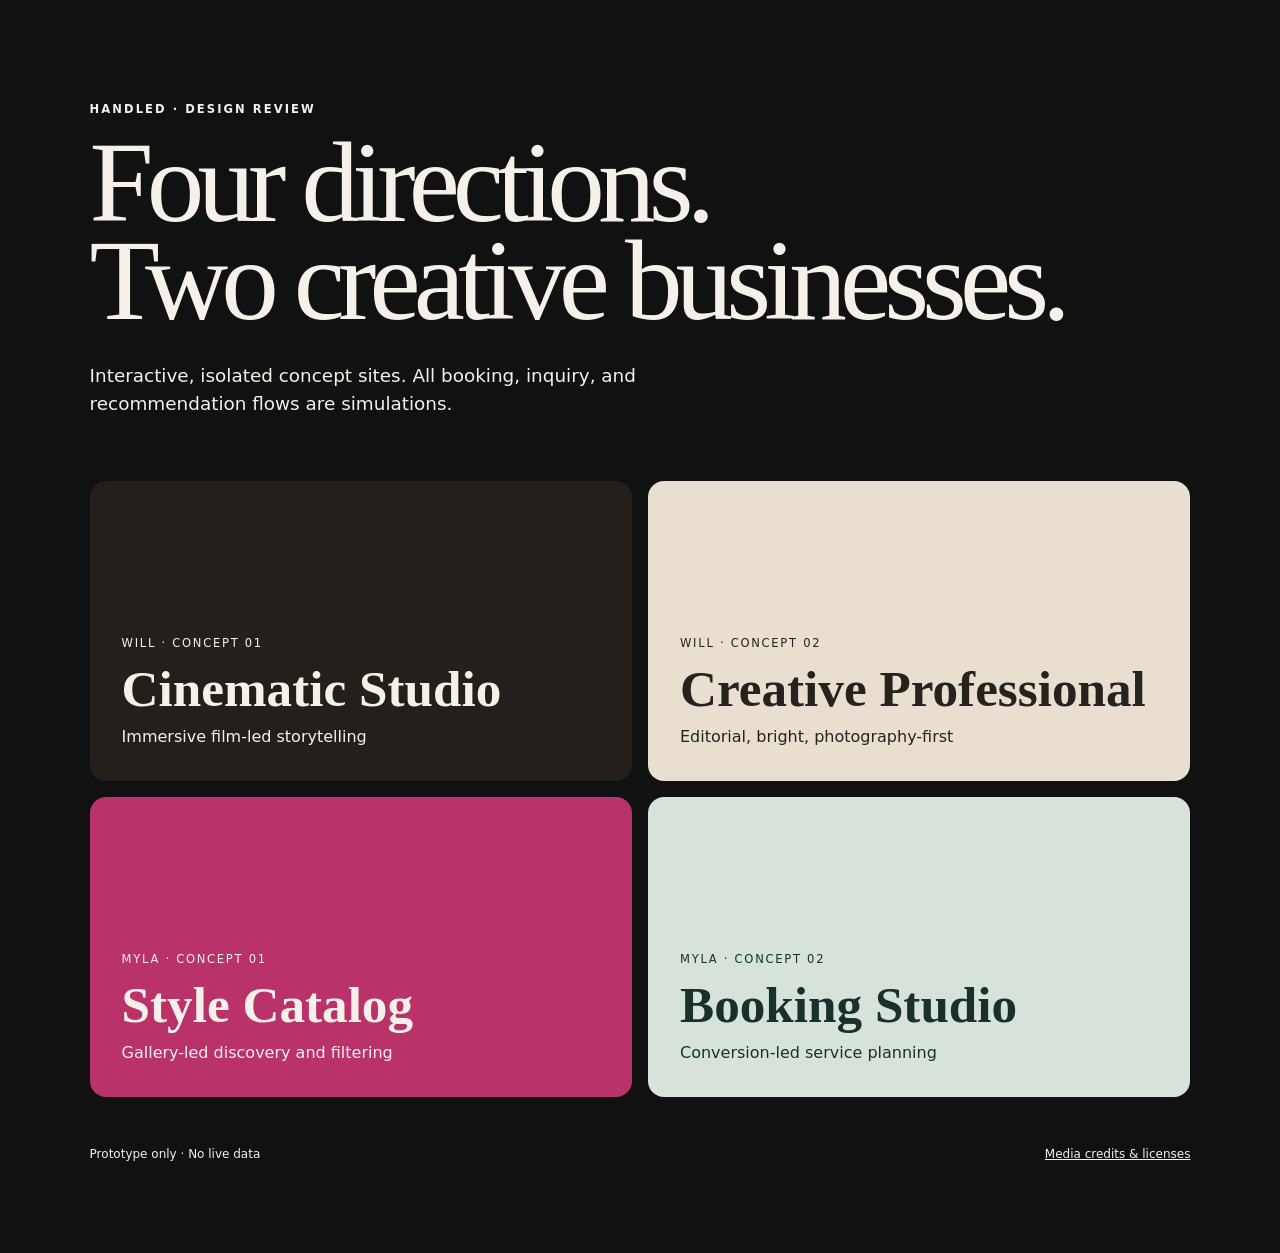
<file: index.html>
<!doctype html>
<html lang="en">
<head>
  <meta charset="utf-8">
  <meta name="viewport" content="width=device-width, initial-scale=1">
  <title>Handled Portfolio Prototype Gallery</title>
  <link rel="stylesheet" href="styles.css">
</head>
<body class="hub">
  <main>
    <p class="eyebrow">Handled · Design review</p>
    <h1>Four directions.<br>Two creative businesses.</h1>
    <p class="hub-intro">Interactive, isolated concept sites. All booking, inquiry, and recommendation flows are simulations.</p>
    <div class="hub-grid">
      <a class="hub-card cinematic" href="will-cinematic.html">
        <span>Will · Concept 01</span><strong>Cinematic Studio</strong><em>Immersive film-led storytelling</em>
      </a>
      <a class="hub-card editorial" href="will-editorial.html">
        <span>Will · Concept 02</span><strong>Creative Professional</strong><em>Editorial, bright, photography-first</em>
      </a>
      <a class="hub-card catalog" href="myla-catalog.html">
        <span>Myla · Concept 01</span><strong>Style Catalog</strong><em>Gallery-led discovery and filtering</em>
      </a>
      <a class="hub-card studio" href="myla-studio.html">
        <span>Myla · Concept 02</span><strong>Booking Studio</strong><em>Conversion-led service planning</em>
      </a>
    </div>
    <footer><span>Prototype only · No live data</span><a href="CREDITS.txt">Media credits &amp; licenses</a></footer>
  </main>
</body>
</html>
</file>
<file: styles.css>
:root{--ink:#151515;--paper:#f7f4ef;--accent:#b66a44;--soft:#e9dfd4;--line:rgba(20,20,20,.18);--serif:Georgia,"Times New Roman",serif;--sans:Inter,ui-sans-serif,system-ui,-apple-system,sans-serif;--radius:1.25rem}
*{box-sizing:border-box}html{scroll-behavior:smooth}body{margin:0;color:var(--ink);background:var(--paper);font-family:var(--sans);line-height:1.5}button,input,select,textarea{font:inherit}button,a{color:inherit}img,video{display:block;width:100%;object-fit:cover}a{text-decoration:none}.eyebrow{font-size:.72rem;font-weight:800;letter-spacing:.18em;text-transform:uppercase}.simulation{position:fixed;z-index:20;right:1rem;bottom:1rem;padding:.55rem .8rem;border:1px solid currentColor;border-radius:99px;background:var(--paper);font-size:.68rem;font-weight:800;letter-spacing:.12em;text-transform:uppercase;box-shadow:0 10px 40px #0002}
.site-nav{position:absolute;z-index:10;top:0;left:0;width:100%;display:flex;align-items:center;justify-content:space-between;padding:1.5rem 4vw;color:inherit}.brand{font-family:var(--serif);font-size:1.3rem;font-weight:700}.nav-links{display:flex;gap:1.5rem;align-items:center;font-size:.82rem;font-weight:700}.nav-links a:hover{opacity:.6}.nav-cta,.button{border:0;cursor:pointer;display:inline-flex;align-items:center;justify-content:center;gap:.5rem;padding:.85rem 1.15rem;border-radius:99px;background:var(--ink);color:var(--paper);font-weight:800}.button.ghost{color:inherit;background:transparent;border:1px solid currentColor}.menu{display:none;border:0;background:none;font-size:1.5rem}
.hero{min-height:92vh;display:grid;align-items:end;position:relative;overflow:hidden;padding:8rem 5vw 6vw}.hero-media{position:absolute;inset:0}.hero-media:after{content:"";position:absolute;inset:0;background:linear-gradient(180deg,#0002,#000b)}.hero-media img,.hero-media video{height:100%}.hero-copy{position:relative;z-index:1;max-width:850px}.hero h1{font-family:var(--serif);font-size:clamp(3.2rem,8vw,8.5rem);font-weight:400;line-height:.86;letter-spacing:-.05em;margin:.3rem 0 1.3rem}.hero p{max-width:590px;font-size:clamp(1rem,1.6vw,1.3rem)}.hero-actions{display:flex;gap:.75rem;flex-wrap:wrap;margin-top:1.8rem}
.section{padding:7rem 5vw}.section-head{display:flex;justify-content:space-between;align-items:end;gap:2rem;margin-bottom:2.5rem}.section h2{font-family:var(--serif);font-size:clamp(2.5rem,5vw,5rem);font-weight:400;line-height:1;margin:0}.section-head p{max-width:430px}.path-grid,.service-grid{display:grid;grid-template-columns:repeat(3,1fr);gap:1rem}.path-card,.service-card{border:1px solid var(--line);border-radius:var(--radius);padding:2rem;background:#fff0;transition:.25s}.path-card:hover,.service-card:hover{transform:translateY(-5px);box-shadow:0 20px 60px #0001}.path-card span{font-family:var(--serif);font-size:3rem;color:var(--accent)}.path-card h3,.service-card h3{font-family:var(--serif);font-size:1.65rem;margin:.75rem 0}.text-button{padding:0;border:0;background:none;cursor:pointer;font-weight:850;border-bottom:1px solid}
.filters{display:flex;gap:.5rem;flex-wrap:wrap;margin-bottom:1.5rem}.filter{border:1px solid var(--line);background:transparent;padding:.65rem 1rem;border-radius:99px;cursor:pointer}.filter.active{background:var(--ink);color:var(--paper)}.gallery{display:grid;grid-template-columns:repeat(12,1fr);grid-auto-rows:145px;gap:.85rem}.gallery-card{position:relative;overflow:hidden;border:0;padding:0;cursor:pointer;background:#ddd;border-radius:.75rem;grid-column:span 4;grid-row:span 3}.gallery-card:nth-child(1),.gallery-card:nth-child(5){grid-column:span 8}.gallery-card img{height:100%;transition:.5s}.gallery-card:hover img{transform:scale(1.035)}.gallery-card figcaption{position:absolute;inset:auto 0 0;padding:3rem 1rem 1rem;color:#fff;text-align:left;background:linear-gradient(transparent,#000b)}.gallery-card[hidden]{display:none}
.service-card{display:flex;flex-direction:column}.service-meta{display:flex;justify-content:space-between;font-size:.78rem;text-transform:uppercase;letter-spacing:.08em}.price{font-family:var(--serif);font-size:2rem;margin:auto 0 1rem}.service-card .button{width:100%}.prep{margin-top:4rem;padding:3rem;border-radius:var(--radius);background:var(--soft);display:grid;grid-template-columns:1fr 1fr;gap:3rem}.prep ul{margin:0;padding-left:1.2rem}.about{display:grid;grid-template-columns:1fr 1fr;gap:5vw;align-items:center}.about img{height:min(70vh,680px);border-radius:var(--radius)}.quote{font-family:var(--serif);font-size:clamp(2rem,4vw,4.2rem);line-height:1.05}.final-cta{text-align:center;background:var(--ink);color:var(--paper)}.final-cta p{max-width:550px;margin:1.2rem auto 2rem}.site-footer{display:flex;justify-content:space-between;gap:2rem;padding:2rem 5vw;font-size:.75rem}
.modal-backdrop{position:fixed;z-index:40;inset:0;background:#111b;display:grid;place-items:center;padding:1rem;opacity:0;pointer-events:none;transition:.2s}.modal-backdrop.open{opacity:1;pointer-events:auto}.modal{position:relative;width:min(760px,100%);max-height:92vh;overflow:auto;background:var(--paper);color:var(--ink);border-radius:1.3rem;padding:clamp(1.5rem,4vw,3rem);box-shadow:0 30px 120px #0007}.close{position:absolute;right:1rem;top:1rem;border:0;background:none;font-size:1.6rem;cursor:pointer}.modal h2{font-family:var(--serif);font-size:clamp(2rem,5vw,3.8rem);line-height:1;margin:.3rem 0 1rem}.choice-grid{display:grid;grid-template-columns:repeat(2,1fr);gap:.75rem;margin:1.5rem 0}.choice{padding:1rem;border:1px solid var(--line);background:transparent;border-radius:.75rem;text-align:left;cursor:pointer}.choice.selected{border-color:var(--accent);box-shadow:inset 0 0 0 2px var(--accent)}.modal-actions{display:flex;justify-content:space-between;gap:1rem;margin-top:2rem}.progress{height:5px;background:var(--soft);border-radius:9px;overflow:hidden}.progress i{display:block;height:100%;background:var(--accent);transition:.3s}.booking-shell{border:1px solid var(--line);border-radius:1rem;overflow:hidden}.booking-brand{padding:1rem;background:#152b27;color:white;font-weight:850}.booking-body{padding:1.5rem}.field{display:grid;gap:.35rem;margin:1rem 0}.field input,.field select,.field textarea{width:100%;padding:.85rem;border:1px solid var(--line);border-radius:.5rem;background:white}.dates{display:grid;grid-template-columns:repeat(4,1fr);gap:.5rem}.date{padding:.75rem .4rem;border:1px solid var(--line);background:white;border-radius:.5rem;text-align:center;cursor:pointer}.date.selected{background:#152b27;color:white}.lightbox .modal{width:min(980px,100%);padding:.5rem}.lightbox img{max-height:84vh;border-radius:1rem}.toast{position:fixed;z-index:80;left:50%;bottom:2rem;transform:translate(-50%,2rem);opacity:0;pointer-events:none;background:#152b27;color:white;padding:1rem 1.4rem;border-radius:99px;transition:.25s}.toast.show{opacity:1;transform:translate(-50%,0)}
/* Will: cinematic */
.will-cinematic{--paper:#0e0e0f;--ink:#f2eee8;--accent:#d69b5d;--soft:#252324;--line:#ffffff2b;background:#0e0e0f;color:#f2eee8}.will-cinematic .hero{color:white;min-height:100vh}.will-cinematic .hero h1{text-transform:uppercase}.will-cinematic .nav-cta,.will-cinematic .button{background:#f2eee8;color:#111}.will-cinematic .button.ghost{background:transparent;color:inherit}.will-cinematic .gallery{grid-auto-rows:170px}.will-cinematic .service-card{background:#171718}.will-cinematic .modal,.will-cinematic .simulation{--paper:#f7f4ef;--ink:#151515;--line:#2223;background:#f7f4ef;color:#151515}.video-label{position:absolute;z-index:2;right:2rem;bottom:2rem;border:1px solid #fff8;border-radius:99px;padding:.65rem 1rem;color:#fff;font-size:.7rem;letter-spacing:.12em;text-transform:uppercase}
/* Will: editorial */
.will-editorial{--paper:#f3efe8;--ink:#22221f;--accent:#e04c31;--soft:#d9e3dc}.will-editorial .hero{min-height:88vh;grid-template-columns:55% 45%;align-items:center;padding-top:9rem}.will-editorial .hero-media{position:relative;height:70vh;grid-column:2}.will-editorial .hero-media:after{display:none}.will-editorial .hero-copy{grid-column:1;grid-row:1;color:var(--ink);padding-right:4vw}.will-editorial .hero h1{font-style:italic}.will-editorial .hero-media img{border-radius:45% 45% 1rem 1rem}.will-editorial .gallery-card{border-radius:0}.will-editorial .section:nth-of-type(even){background:#fff}.will-editorial .service-card{background:white;border-radius:0}.will-editorial .path-card{border-radius:0}
/* Myla: catalog */
.myla-catalog{--paper:#fff8f3;--ink:#2e1f26;--accent:#b9336a;--soft:#f4dce6}.myla-catalog .hero{min-height:90vh}.myla-catalog .hero-media:after{background:linear-gradient(90deg,#2c101dbc,transparent 70%)}.myla-catalog .hero-copy{color:white}.myla-catalog .hero h1{font-style:italic}.myla-catalog .gallery-card{border-radius:8rem 8rem 1rem 1rem}.myla-catalog .service-card{background:white}.myla-catalog .nav-cta,.myla-catalog .button{background:#b9336a;color:white}
/* Myla: studio */
.myla-studio{--paper:#f4f0e8;--ink:#183129;--accent:#c86d40;--soft:#d7e3da}.myla-studio .hero{min-height:84vh;grid-template-columns:1fr 1fr;align-items:center;background:#d7e3da}.myla-studio .hero-media{position:relative;height:68vh;grid-column:1;order:-1}.myla-studio .hero-media:after{display:none}.myla-studio .hero-media img{border-radius:0 12rem 12rem 0}.myla-studio .hero-copy{grid-column:2;grid-row:1;padding-left:5vw}.myla-studio .hero h1{font-size:clamp(3rem,6vw,6.5rem)}.myla-studio .service-card{background:#fff;border-radius:8rem 8rem 1rem 1rem;padding-top:4rem}.myla-studio .gallery-card{grid-column:span 3}.myla-studio .gallery-card:nth-child(1),.myla-studio .gallery-card:nth-child(5){grid-column:span 6}.myla-studio .nav-cta,.myla-studio .button{background:#183129;color:white}
/* Hub */
.hub{min-height:100vh;padding:7vw;background:#111;color:#f6f1e8}.hub main{max-width:1400px;margin:auto}.hub h1{font-family:var(--serif);font-weight:400;font-size:clamp(4rem,9vw,9rem);line-height:.85;letter-spacing:-.06em;margin:1rem 0 2rem}.hub-intro{max-width:580px;font-size:1.15rem}.hub-grid{display:grid;grid-template-columns:1fr 1fr;gap:1rem;margin-top:4rem}.hub-card{min-height:300px;padding:2rem;display:flex;flex-direction:column;justify-content:end;border-radius:1rem;transition:.25s}.hub-card:hover{transform:translateY(-6px)}.hub-card span{font-size:.72rem;text-transform:uppercase;letter-spacing:.15em}.hub-card strong{font-family:var(--serif);font-size:clamp(2rem,4vw,4rem);line-height:1;margin:.7rem 0}.hub-card em{font-style:normal}.hub-card.cinematic{background:#251f1c}.hub-card.editorial{background:#e8dfd1;color:#26221e}.hub-card.catalog{background:#b9336a}.hub-card.studio{background:#d7e3da;color:#183129}.hub footer{display:flex;justify-content:space-between;margin-top:3rem;font-size:.75rem}.hub footer a{text-decoration:underline}
@media(max-width:800px){.site-nav{padding:1rem}.menu{display:block}.nav-links{display:none;position:absolute;top:4.5rem;left:1rem;right:1rem;padding:1.25rem;background:var(--paper);color:var(--ink);border-radius:1rem;box-shadow:0 20px 60px #0003;flex-direction:column;align-items:stretch}.nav-links.open{display:flex}.nav-cta{text-align:center}.hero,.will-editorial .hero,.myla-studio .hero{display:flex;min-height:88vh;padding:7rem 1.25rem 3rem;align-items:end}.will-editorial .hero-media,.myla-studio .hero-media{position:absolute;inset:0;height:100%;opacity:.35}.will-editorial .hero-media img,.myla-studio .hero-media img{border-radius:0}.will-editorial .hero-copy,.myla-studio .hero-copy{padding:0;position:relative;z-index:1}.section{padding:4.5rem 1.25rem}.section-head{display:block}.path-grid,.service-grid,.about,.prep{grid-template-columns:1fr}.gallery{grid-template-columns:1fr 1fr;grid-auto-rows:180px}.gallery-card,.gallery-card:nth-child(1),.gallery-card:nth-child(5),.myla-studio .gallery-card,.myla-studio .gallery-card:nth-child(1),.myla-studio .gallery-card:nth-child(5){grid-column:span 1;grid-row:span 2}.about{gap:2rem}.about img{height:60vh}.choice-grid{grid-template-columns:1fr}.dates{grid-template-columns:repeat(2,1fr)}.hub{padding:2rem 1rem}.hub-grid{grid-template-columns:1fr}.hub-card{min-height:230px}.site-footer,.hub footer{flex-direction:column}.video-label{display:none}}
@media(prefers-reduced-motion:reduce){*{scroll-behavior:auto!important;transition:none!important}}
</file>
